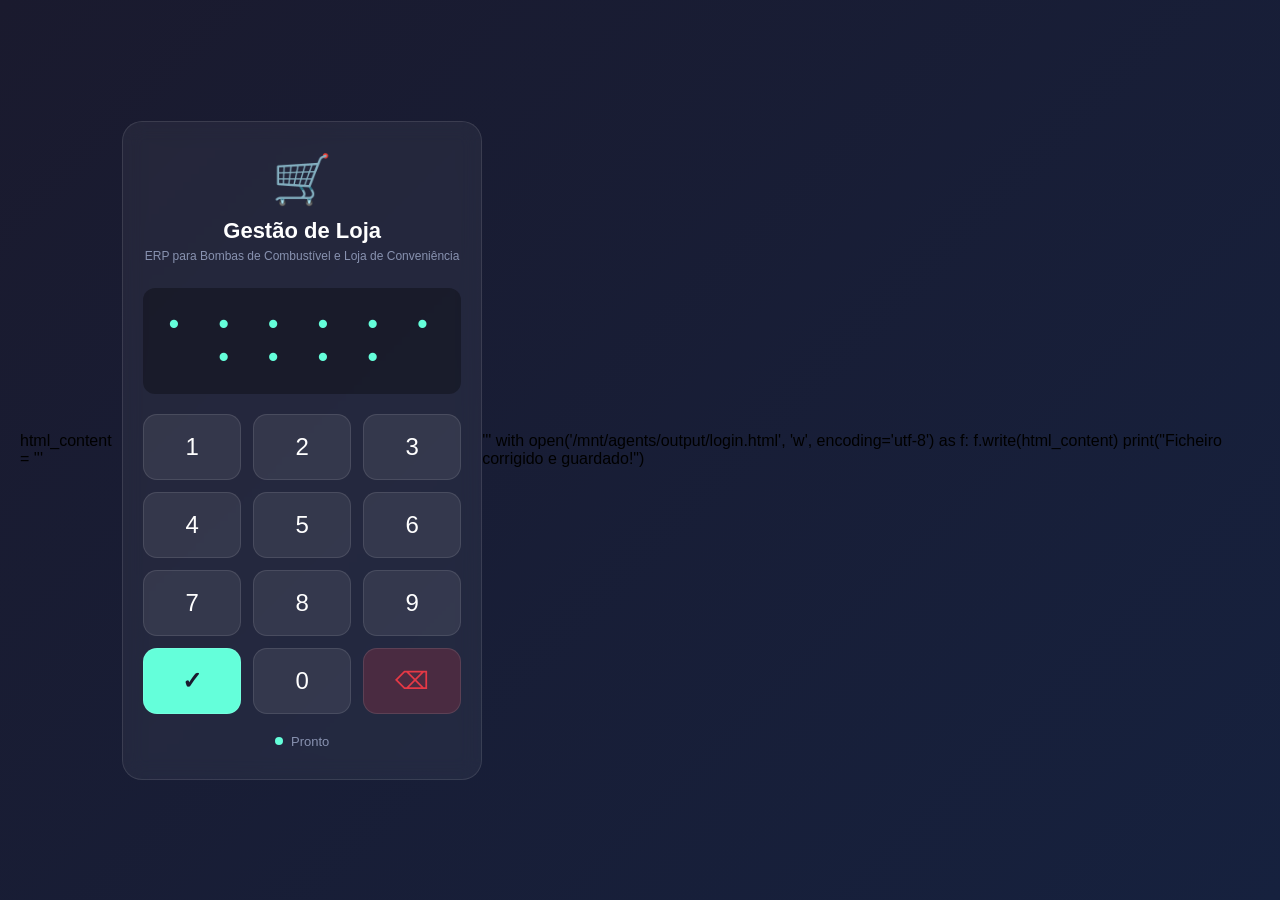
<file: index.html>
html_content = '''<!DOCTYPE html>
<html lang="pt">
<head>
  <meta charset="UTF-8">
  <meta name="viewport" content="width=device-width, initial-scale=1.0, user-scalable=no">
  <title>Gestão de Loja - Login</title>
  <style>
    * { margin: 0; padding: 0; box-sizing: border-box; }
    body {
      font-family: -apple-system, BlinkMacSystemFont, 'Segoe UI', Roboto, sans-serif;
      background: linear-gradient(135deg, #1a1a2e 0%, #16213e 100%);
      min-height: 100vh;
      display: flex;
      align-items: center;
      justify-content: center;
      padding: 20px;
    }
    .login-box {
      background: rgba(255,255,255,0.05);
      border-radius: 20px;
      padding: 30px 20px;
      width: 100%;
      max-width: 360px;
      text-align: center;
      backdrop-filter: blur(10px);
      border: 1px solid rgba(255,255,255,0.1);
    }
    .icon {
      font-size: 48px;
      margin-bottom: 10px;
    }
    h1 {
      color: #fff;
      font-size: 22px;
      margin-bottom: 5px;
    }
    p {
      color: #8892b0;
      font-size: 12px;
      margin-bottom: 25px;
    }
    .pin-display {
      background: rgba(0,0,0,0.3);
      border-radius: 12px;
      padding: 18px;
      font-size: 28px;
      letter-spacing: 8px;
      color: #64ffda;
      margin-bottom: 20px;
      font-family: monospace;
      min-height: 60px;
      display: flex;
      align-items: center;
      justify-content: center;
      border: 2px solid transparent;
      transition: all 0.3s;
    }
    .pin-display.error {
      border-color: #e63946;
      color: #e63946;
      animation: shake 0.4s;
    }
    @keyframes shake {
      0%,100% { transform: translateX(0); }
      25% { transform: translateX(-8px); }
      75% { transform: translateX(8px); }
    }
    .pin-pad {
      display: grid;
      grid-template-columns: repeat(3, 1fr);
      gap: 12px;
      margin-bottom: 20px;
    }
    .pin-btn {
      background: rgba(255,255,255,0.08);
      border: 1px solid rgba(255,255,255,0.1);
      color: #fff;
      font-size: 24px;
      padding: 18px;
      border-radius: 14px;
      cursor: pointer;
      transition: all 0.15s;
      -webkit-tap-highlight-color: transparent;
      touch-action: manipulation;
    }
    .pin-btn:active {
      background: rgba(100,255,218,0.2);
      transform: scale(0.95);
    }
    .pin-btn.action {
      background: #64ffda;
      color: #1a1a2e;
      font-weight: bold;
    }
    .pin-btn.action:active {
      background: #4dd0b8;
    }
    .pin-btn.danger {
      background: rgba(230,57,70,0.2);
      color: #e63946;
    }
    .login-status {
      display: flex;
      align-items: center;
      justify-content: center;
      gap: 8px;
      color: #8892b0;
      font-size: 13px;
    }
    .status-dot {
      width: 8px;
      height: 8px;
      border-radius: 50%;
      background: #64ffda;
    }
    .status-dot.offline { background: #f4a261; }
    .status-dot.error { background: #e63946; }
  </style>
</head>
<body>
  <div class="login-box">
    <div class="icon">🛒</div>
    <h1>Gestão de Loja</h1>
    <p>ERP para Bombas de Combustível e Loja de Conveniência</p>

    <div class="pin-display" id="pin-display">• • • • • • • • • •</div>

    <div class="pin-pad">
      <button class="pin-btn" onclick="digitar('1')">1</button>
      <button class="pin-btn" onclick="digitar('2')">2</button>
      <button class="pin-btn" onclick="digitar('3')">3</button>
      <button class="pin-btn" onclick="digitar('4')">4</button>
      <button class="pin-btn" onclick="digitar('5')">5</button>
      <button class="pin-btn" onclick="digitar('6')">6</button>
      <button class="pin-btn" onclick="digitar('7')">7</button>
      <button class="pin-btn" onclick="digitar('8')">8</button>
      <button class="pin-btn" onclick="digitar('9')">9</button>
      <button class="pin-btn action" onclick="entrar()">✓</button>
      <button class="pin-btn" onclick="digitar('0')">0</button>
      <button class="pin-btn danger" onclick="limpar()">⌫</button>
    </div>

    <div class="login-status">
      <span class="status-dot" id="status-dot"></span>
      <span id="status-text">Pronto</span>
    </div>
  </div>

  <script>
    // ===== CONFIGURAÇÃO =====
    let pin = '';
    const PIN_GESTOR = '7777777770';
    const PIN_CAIXA = '0000000007';
    const MAX_DIGITOS = 10;

    // ===== FUNÇÕES AUXILIARES =====
    function $(id) { return document.getElementById(id); }

    function atualizarDisplay() {
      const display = $('pin-display');
      if (pin.length === 0) {
        display.textContent = '• • • • • • • • • •';
      } else {
        let texto = '';
        for (let i = 0; i < MAX_DIGITOS; i++) {
          if (i < pin.length) {
            texto += '●';
          } else {
            texto += '○';
          }
          if (i < MAX_DIGITOS - 1) texto += ' ';
        }
        display.textContent = texto;
      }
    }

    // ===== AÇÕES DOS BOTÕES =====
    function digitar(num) {
      if (pin.length < MAX_DIGITOS) {
        pin += num;
        atualizarDisplay();
      }
    }

    function limpar() {
      pin = '';
      atualizarDisplay();
      $('pin-display').classList.remove('error');
    }

    async function entrar() {
      const display = $('pin-display');
      const dot = $('status-dot');
      const txt = $('status-text');

      if (pin.length < MAX_DIGITOS) {
        display.classList.add('error');
        setTimeout(() => display.classList.remove('error'), 500);
        return;
      }

      txt.textContent = 'Verificando...';
      await new Promise(r => setTimeout(r, 300));

      if (pin === PIN_GESTOR) {
        txt.textContent = 'Entrando...';
        // Guarda sessão e marca que acabou de fazer login (evita loop)
        localStorage.setItem('sessao', JSON.stringify({
          perfil_id: 'gestor-principal',
          nome: 'Gestor Principal',
          role: 'gestor_principal',
          login_em: new Date().toISOString()
        }));
        localStorage.setItem('login_acabou_de_fazer', 'true');
        
        setTimeout(() => {
          window.location.href = 'gestor.html';
        }, 300);
      }
      else if (pin === PIN_CAIXA) {
        txt.textContent = 'Entrando...';
        localStorage.setItem('sessao', JSON.stringify({
          perfil_id: 'caixa-padrao',
          nome: 'Caixa',
          role: 'gestor_caixa',
          login_em: new Date().toISOString()
        }));
        localStorage.setItem('login_acabou_de_fazer', 'true');
        
        setTimeout(() => {
          window.location.href = 'caixa.html';
        }, 300);
      }
      else {
        display.classList.add('error');
        dot.classList.add('error');
        txt.textContent = 'PIN inválido';
        pin = '';
        setTimeout(() => {
          atualizarDisplay();
          display.classList.remove('error');
          dot.classList.remove('error');
          txt.textContent = 'Pronto';
        }, 1500);
      }
    }

    // ===== VERIFICAR SESSÃO EXISTENTE (SEM LOOP) =====
    (function() {
      try {
        // Se acabou de fazer login, não redireciona de novo
        if (localStorage.getItem('login_acabou_de_fazer') === 'true') {
          localStorage.removeItem('login_acabou_de_fazer');
          return; // Para aqui, não redireciona
        }

        const json = localStorage.getItem('sessao');
        if (json) {
          const sessao = JSON.parse(json);
          if (sessao.role === 'gestor_principal') {
            window.location.replace('gestor.html');
          } else if (sessao.role === 'gestor_caixa') {
            window.location.replace('caixa.html');
          }
        }
      } catch(e) {}
    })();

    // ===== STATUS ONLINE =====
    const dot = $('status-dot');
    const txt = $('status-text');
    if (!navigator.onLine) {
      dot.classList.add('offline');
      txt.textContent = 'Offline';
    }
    window.addEventListener('online', () => {
      dot.classList.remove('offline');
      txt.textContent = 'Online';
    });
    window.addEventListener('offline', () => {
      dot.classList.add('offline');
      txt.textContent = 'Offline';
    });
  </script>
</body>
</html>'''

with open('/mnt/agents/output/login.html', 'w', encoding='utf-8') as f:
    f.write(html_content)

print("Ficheiro corrigido e guardado!")
</file>
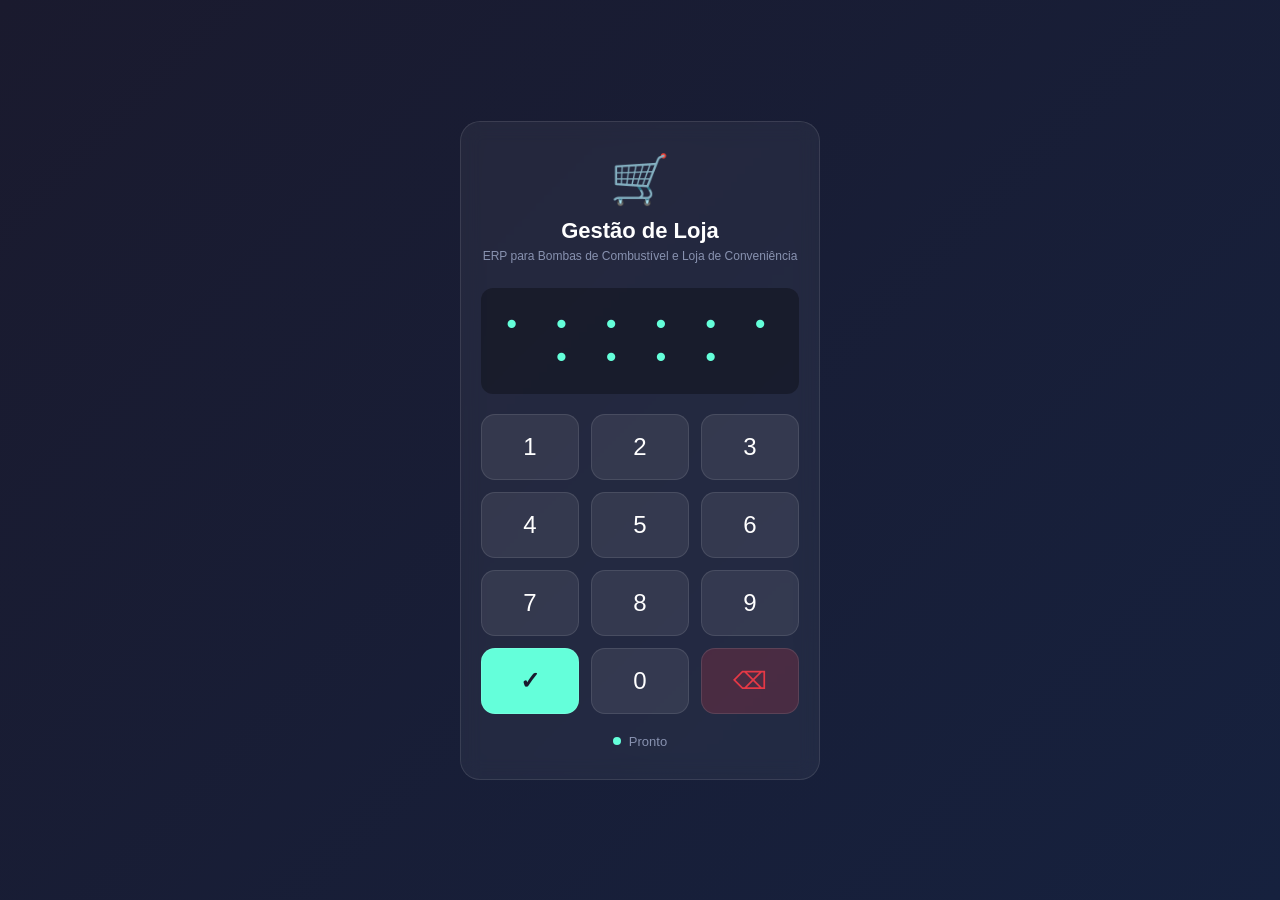
<file: login.html>
<!DOCTYPE html>
<html lang="pt">
<head>
  <meta charset="UTF-8">
  <meta name="viewport" content="width=device-width, initial-scale=1.0, user-scalable=no">
  <title>Gestão de Loja - Login</title>
  <style>
    * { margin: 0; padding: 0; box-sizing: border-box; }
    body {
      font-family: -apple-system, BlinkMacSystemFont, 'Segoe UI', Roboto, sans-serif;
      background: linear-gradient(135deg, #1a1a2e 0%, #16213e 100%);
      min-height: 100vh;
      display: flex;
      align-items: center;
      justify-content: center;
      padding: 20px;
    }
    .login-box {
      background: rgba(255,255,255,0.05);
      border-radius: 20px;
      padding: 30px 20px;
      width: 100%;
      max-width: 360px;
      text-align: center;
      backdrop-filter: blur(10px);
      border: 1px solid rgba(255,255,255,0.1);
    }
    .icon {
      font-size: 48px;
      margin-bottom: 10px;
    }
    h1 {
      color: #fff;
      font-size: 22px;
      margin-bottom: 5px;
    }
    p {
      color: #8892b0;
      font-size: 12px;
      margin-bottom: 25px;
    }
    .pin-display {
      background: rgba(0,0,0,0.3);
      border-radius: 12px;
      padding: 18px;
      font-size: 28px;
      letter-spacing: 8px;
      color: #64ffda;
      margin-bottom: 20px;
      font-family: monospace;
      min-height: 60px;
      display: flex;
      align-items: center;
      justify-content: center;
      border: 2px solid transparent;
      transition: all 0.3s;
    }
    .pin-display.error {
      border-color: #e63946;
      color: #e63946;
      animation: shake 0.4s;
    }
    @keyframes shake {
      0%,100% { transform: translateX(0); }
      25% { transform: translateX(-8px); }
      75% { transform: translateX(8px); }
    }
    .pin-pad {
      display: grid;
      grid-template-columns: repeat(3, 1fr);
      gap: 12px;
      margin-bottom: 20px;
    }
    .pin-btn {
      background: rgba(255,255,255,0.08);
      border: 1px solid rgba(255,255,255,0.1);
      color: #fff;
      font-size: 24px;
      padding: 18px;
      border-radius: 14px;
      cursor: pointer;
      transition: all 0.15s;
      -webkit-tap-highlight-color: transparent;
      touch-action: manipulation;
    }
    .pin-btn:active {
      background: rgba(100,255,218,0.2);
      transform: scale(0.95);
    }
    .pin-btn.action {
      background: #64ffda;
      color: #1a1a2e;
      font-weight: bold;
    }
    .pin-btn.action:active {
      background: #4dd0b8;
    }
    .pin-btn.danger {
      background: rgba(230,57,70,0.2);
      color: #e63946;
    }
    .login-status {
      display: flex;
      align-items: center;
      justify-content: center;
      gap: 8px;
      color: #8892b0;
      font-size: 13px;
    }
    .status-dot {
      width: 8px;
      height: 8px;
      border-radius: 50%;
      background: #64ffda;
    }
    .status-dot.offline { background: #f4a261; }
    .status-dot.error { background: #e63946; }
  </style>
</head>
<body>
  <div class="login-box">
    <div class="icon">🛒</div>
    <h1>Gestão de Loja</h1>
    <p>ERP para Bombas de Combustível e Loja de Conveniência</p>

    <div class="pin-display" id="pin-display">• • • • • • • • • •</div>

    <div class="pin-pad">
      <button class="pin-btn" onclick="digitar('1')">1</button>
      <button class="pin-btn" onclick="digitar('2')">2</button>
      <button class="pin-btn" onclick="digitar('3')">3</button>
      <button class="pin-btn" onclick="digitar('4')">4</button>
      <button class="pin-btn" onclick="digitar('5')">5</button>
      <button class="pin-btn" onclick="digitar('6')">6</button>
      <button class="pin-btn" onclick="digitar('7')">7</button>
      <button class="pin-btn" onclick="digitar('8')">8</button>
      <button class="pin-btn" onclick="digitar('9')">9</button>
      <button class="pin-btn action" onclick="entrar()">✓</button>
      <button class="pin-btn" onclick="digitar('0')">0</button>
      <button class="pin-btn danger" onclick="limpar()">⌫</button>
    </div>

    <div class="login-status">
      <span class="status-dot" id="status-dot"></span>
      <span id="status-text">Pronto</span>
    </div>
  </div>

  <script>
    // ===== CONFIGURAÇÃO =====
    let pin = '';
    const PIN_GESTOR = '7777777770';
    const PIN_CAIXA = '0000000007';
    const MAX_DIGITOS = 10;

    // ===== FUNÇÕES AUXILIARES =====
    function $(id) { return document.getElementById(id); }

    function atualizarDisplay() {
      const display = $('pin-display');
      if (pin.length === 0) {
        display.textContent = '• • • • • • • • • •';
      } else {
        // Usa "●" preenchido + "○" vazio para máxima compatibilidade
        let texto = '';
        for (let i = 0; i < MAX_DIGITOS; i++) {
          if (i < pin.length) {
            texto += '●';
          } else {
            texto += '○';
          }
          if (i < MAX_DIGITOS - 1) texto += ' ';
        }
        display.textContent = texto;
      }
    }

    // ===== AÇÕES DOS BOTÕES =====
    function digitar(num) {
      if (pin.length < MAX_DIGITOS) {
        pin += num;
        atualizarDisplay();
      }
    }

    function limpar() {
      pin = '';
      atualizarDisplay();
      $('pin-display').classList.remove('error');
    }

    async function entrar() {
      const display = $('pin-display');
      const dot = $('status-dot');
      const txt = $('status-text');

      if (pin.length < MAX_DIGITOS) {
        display.classList.add('error');
        setTimeout(() => display.classList.remove('error'), 500);
        return;
      }

      txt.textContent = 'Verificando...';

      // Simula pequeno delay para feedback visual
      await new Promise(r => setTimeout(r, 300));

      if (pin === PIN_GESTOR) {
        txt.textContent = 'Entrando...';
        localStorage.setItem('sessao', JSON.stringify({
          perfil_id: 'gestor-principal',
          nome: 'Gestor Principal',
          role: 'gestor_principal',
          login_em: new Date().toISOString()
        }));
        setTimeout(() => {
          window.location.href = 'gestor.html';
        }, 300);
      }
      else if (pin === PIN_CAIXA) {
        txt.textContent = 'Entrando...';
        localStorage.setItem('sessao', JSON.stringify({
          perfil_id: 'caixa-padrao',
          nome: 'Caixa',
          role: 'gestor_caixa',
          login_em: new Date().toISOString()
        }));
        setTimeout(() => {
          window.location.href = 'caixa.html';
        }, 300);
      }
      else {
        display.classList.add('error');
        dot.classList.add('error');
        txt.textContent = 'PIN inválido';
        pin = '';
        setTimeout(() => {
          atualizarDisplay();
          display.classList.remove('error');
          dot.classList.remove('error');
          txt.textContent = 'Pronto';
        }, 1500);
      }
    }

    // ===== VERIFICAR SESSÃO EXISTENTE =====
    (function() {
      try {
        const json = localStorage.getItem('sessao');
        if (json) {
          const sessao = JSON.parse(json);
          if (sessao.role === 'gestor_principal') {
            window.location.href = 'gestor.html';
          } else if (sessao.role === 'gestor_caixa') {
            window.location.href = 'caixa.html';
          }
        }
      } catch(e) {}
    })();

    // ===== STATUS ONLINE =====
    const dot = $('status-dot');
    const txt = $('status-text');
    if (!navigator.onLine) {
      dot.classList.add('offline');
      txt.textContent = 'Offline';
    }
    window.addEventListener('online', () => {
      dot.classList.remove('offline');
      txt.textContent = 'Online';
    });
    window.addEventListener('offline', () => {
      dot.classList.add('offline');
      txt.textContent = 'Offline';
    });
  </script>
</body>
</html>
</file>
